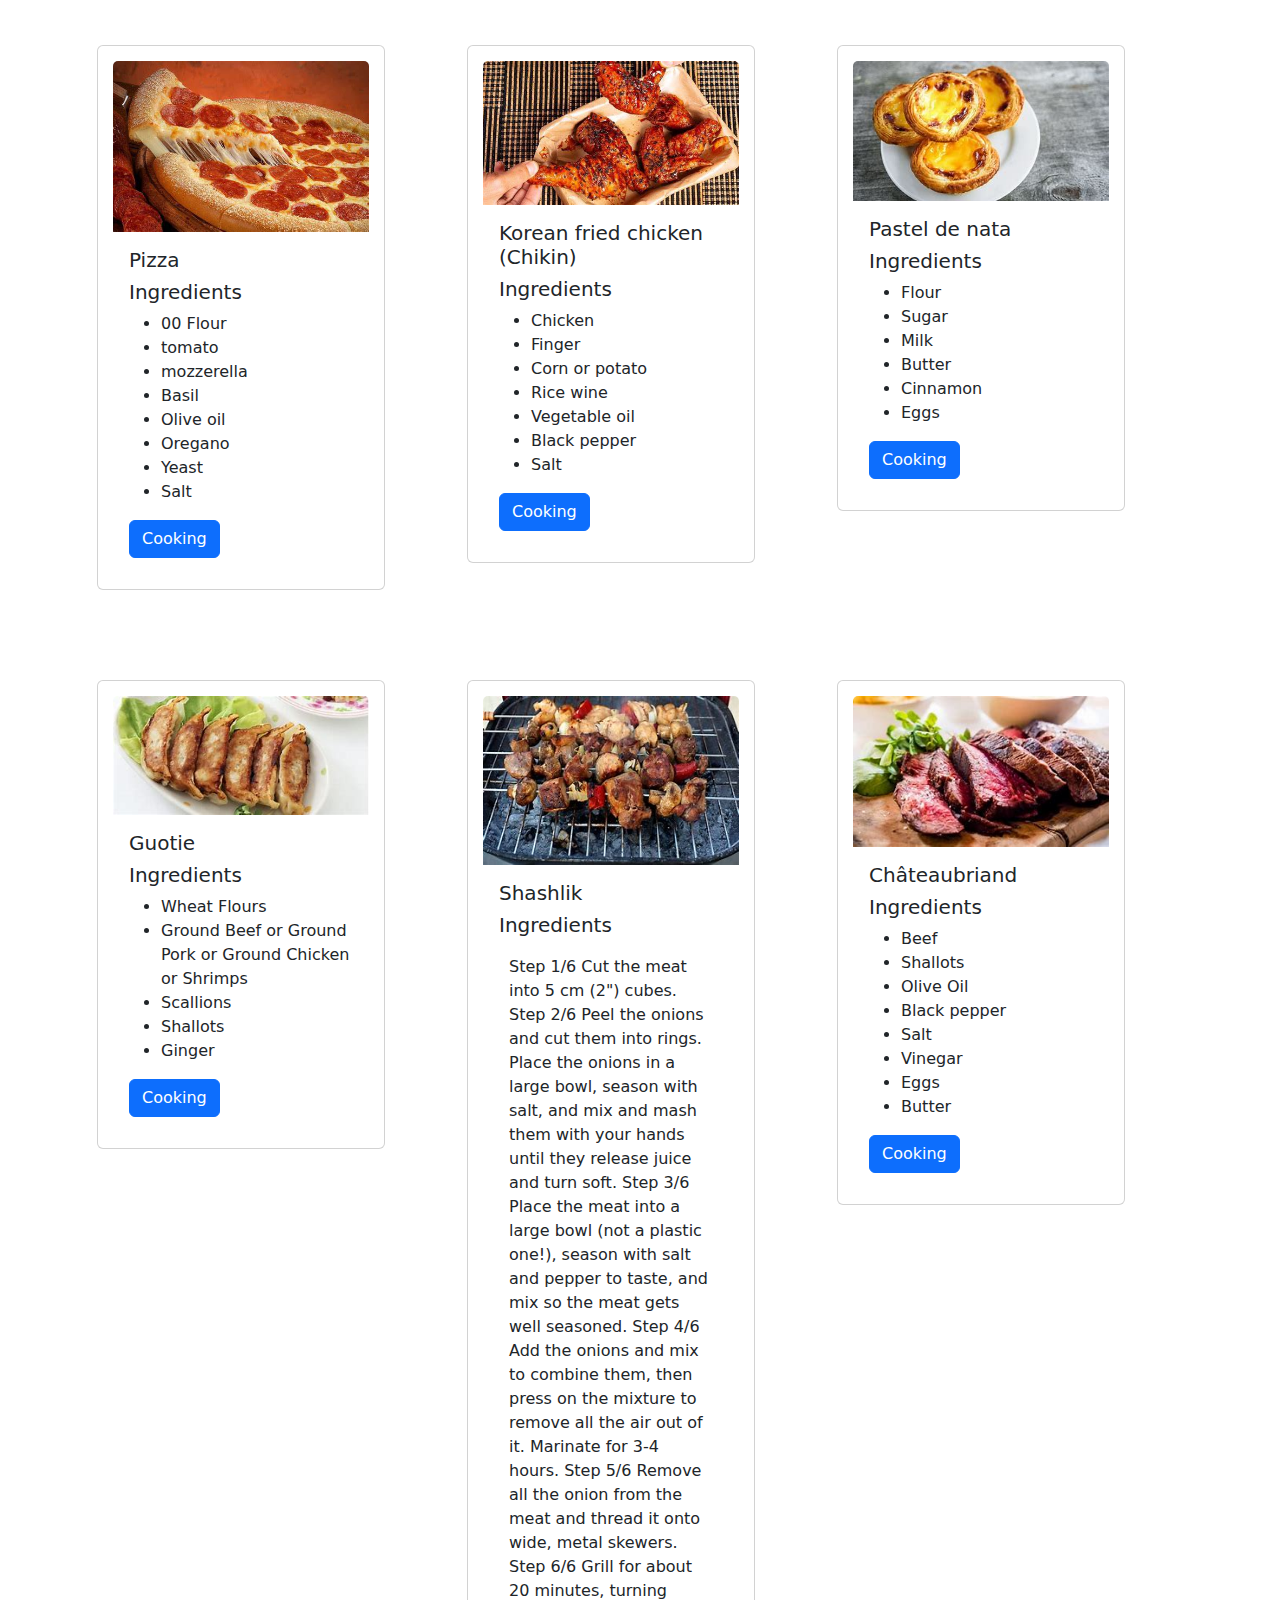
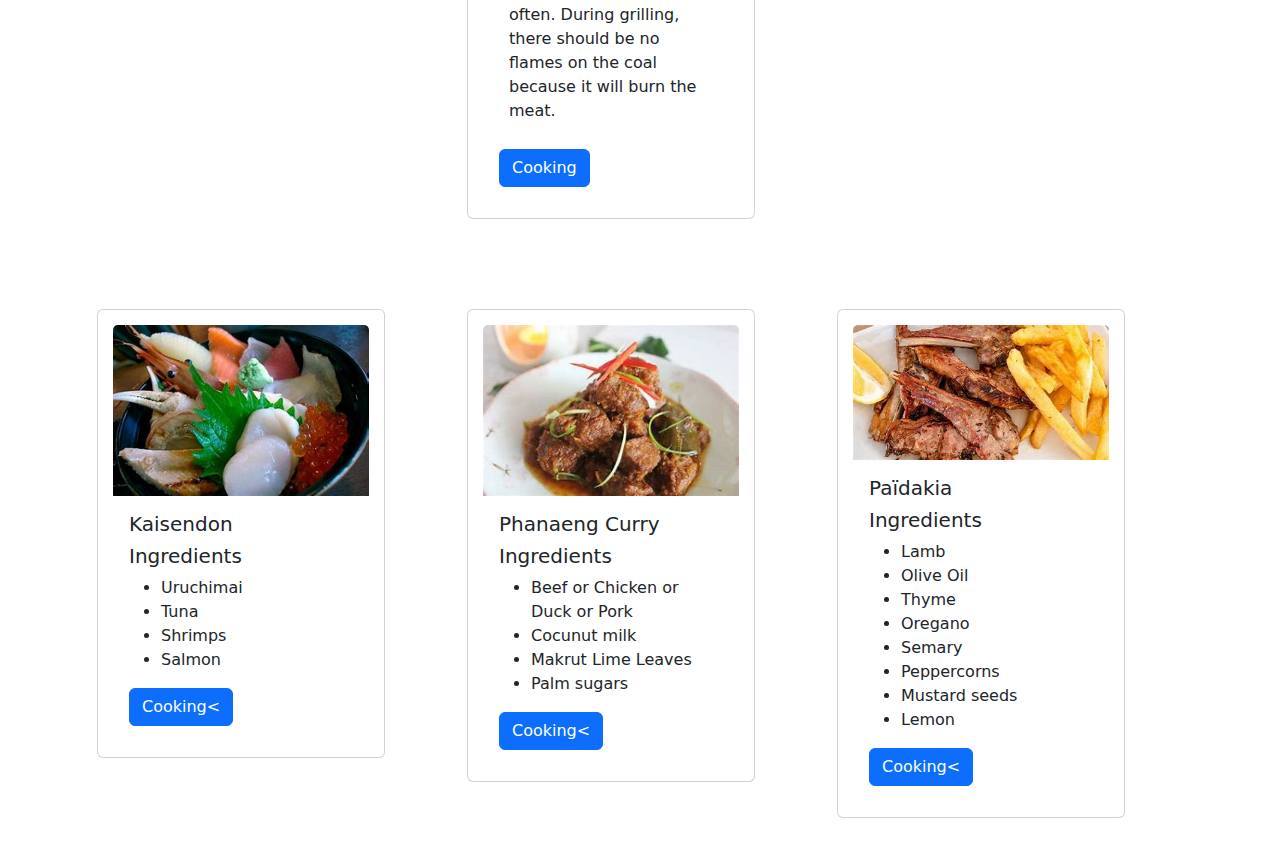
<file: app.html>
<html>
    <head>
        <!-- Required meta tags -->
        <meta charset="utf-8">
        <meta name="viewport" content="width=device-width, initial-scale=1">

        <link href="https://cdn.jsdelivr.net/npm/bootstrap@5.3.0-alpha1/dist/css/bootstrap.min.css" rel="stylesheet">
        <link href="https://cdn.jsdelivr.net/npm/bootstrap@5.3.3/dist/css/bootstrap.min.css" rel="stylesheet" integrity="sha384-QWTKZyjpPEjISv5WaRU9OFeRpok6YctnYmDr5pNlyT2bRjXh0JMhjY6hW+ALEwIH" crossorigin="anonymous">
<script src="https://cdn.jsdelivr.net/npm/bootstrap@5.3.3/dist/js/bootstrap.bundle.min.js" integrity="sha384-YvpcrYf0tY3lHB60NNkmXc5s9fDVZLESaAA55NDzOxhy9GkcIdslK1eN7N6jIeHz" crossorigin="anonymous"></script>
        <link href="style.css" rel="stylesheet" type="text/css" />

        <style>
            /* CSS */

        </style>

        <title>Cooking</title>
    </head>
 <body>

        <div class="container">
            <div class="row">

                <div class="col-md-4 see">
                    <div class="card" style="width: 18rem;">
                        <img src="pizza.png" class="card-img-top" alt="...">
                        <div class="card-body">
                          <h5 class="card-title">Pizza</h5>
                          <h5>Ingredients</h5>
                          <ul>
                            <li>
                                00 Flour
                            </li>

                            <li>
                                tomato
                            </li>


                              <li>
                                mozzerella
                              </li>


                              <li>
                                Basil
                            </li>

                            <li>
                                Olive oil
                            </li>

                            <li>
                                Oregano
                            </li>


                              <li>
                                Yeast
                              </li>


                              <li>
                                Salt
                            </li>
                          </ul>
                          <a href="aframe1.html" class="btn btn-primary">Cooking</a>
                        </div>
                      </div>
                </div>

            <div class="col-md-4 see">
                <div class="card" style="width: 18rem;">
                    <img src="ci.png" class="card-img-top" alt="...">
                    <div class="card-body">
                      <h5 class="card-title">Korean fried chicken (Chikin)</h5>
                      <h5>Ingredients</h5>
                      <ul>
                        <li>
                            Chicken
                        </li>

                        <li>
                            Finger
                        </li>


                          <li>
                            Corn or potato
                          </li>


                          <li>
                            Rice wine
                        </li>

                        <li>
                            Vegetable oil
                        </li>

                        <li>
                            Black pepper
                        </li>


                          <li>
                            Salt
                        </li>
                      </ul>
                      <a href="aframe.html" class="btn btn-primary">Cooking</a>
                    </div>
                  </div>
            </div>

                <div class="col-md-4 see">
                    <div class="card" style="width: 18rem;">
                        <img src="pas.png" class="card-img-top" alt="...">
                        <div class="card-body">
                          <h5 class="card-title">Pastel de nata</h5>
                          <h5>Ingredients</h5>
                          <ul>
                            <li>
                                Flour
                            </li>

                            <li>
                                Sugar
                            </li>


                              <li>
                                Milk
                              </li>


                              <li>
                                Butter
                            </li>

                            <li>
                                Cinnamon
                            </li>

                            <li>
                                Eggs
                            </li>

                          </ul>
                          <a href="aframe.html" class="btn btn-primary">Cooking</a>
                        </div>
                      </div>
                </div>

            </div>
        </div>

<div class="container">
    <div class="row">

        <div class="col-md-4 see">
            <div class="card" style="width: 18rem;">
                <img src="g.png" class="card-img-top" alt="...">
                <div class="card-body">
                  <h5 class="card-title">Guotie</h5>
                  <h5>Ingredients</h5>
                  <ul>
                    <li>
                        Wheat Flours
                    </li>

                    <li>
                        Ground Beef or Ground Pork or Ground Chicken or Shrimps
                    </li>


                      <li>
                        Scallions
                      </li>


                      <li>
                        Shallots
                    </li>

                    <li>
                        Ginger
                    </li>

                  </ul>
                  <a href="aframe.html" class="btn btn-primary">Cooking</a>
                </div>
              </div>
        </div>

    <div class="col-md-4 see">
        <div class="card" style="width: 18rem;">
            <img src="s.png" class="card-img-top" alt="...">
            <div class="card-body">
              <h5 class="card-title">Shashlik</h5>
              <h5>Ingredients</h5>
              <p>
              Step 1/6
              Cut the meat into 5 cm (2") cubes.

              Step 2/6
              Peel the onions and cut them into rings. Place the onions in a large bowl, season with salt, and mix and mash them with your hands until they release juice and turn soft.

              Step 3/6
              Place the meat into a large bowl (not a plastic one!), season with salt and pepper to taste, and mix so the meat gets well seasoned.

              Step 4/6
              Add the onions and mix to combine them, then press on the mixture to remove all the air out of it. Marinate for 3-4 hours.

              Step 5/6
              Remove all the onion from the meat and thread it onto wide, metal skewers.

              Step 6/6
              Grill for about 20 minutes, turning often. During grilling, there should be no flames on the coal because it will burn the meat.
            </p>
              <a href="aframe.html" class="btn btn-primary">Cooking</a>
            </div>
          </div>
    </div>

        <div class="col-md-4 see">
            <div class="card" style="width: 18rem;">
                <img src="C.png" class="card-img-top" alt="...">
                <div class="card-body">
                  <h5 class="card-title">Châteaubriand</h5>
                  <h5>Ingredients</h5>
                  <ul>
                    <li>
                        Beef
                    </li>

                    <li>
                        Shallots
                    </li>


                      <li>
                        Olive Oil
                      </li>


                      <li>
                        Black pepper
                    </li>

                    <li>
                        Salt
                    </li>

                    <li>
                        Vinegar
                      </li>


                      <li>
                        Eggs
                    </li>

                    <li>
                        Butter
                    </li>

                  </ul>

                  <a href="aframe.html" class="btn btn-primary">Cooking</a>
                </div>
              </div>
        </div>

    </div>
</div>

<div class="container">
    <div class="row">

        <div class="col-md-4 see">
            <div class="card" style="width: 18rem;">
                <img src="k.png" class="card-img-top" alt="...">
                <div class="card-body">
                  <h5 class="card-title">Kaisendon</h5>
                  <h5>Ingredients</h5>
                  <ul>
                    <li>
                        Uruchimai
                    </li>

                    <li>
                        Tuna
                    </li>


                      <li>
                        Shrimps
                      </li>


                      <li>
                        Salmon
                    </li>

                 </ul>


                  <a href="aframe.html" class="btn btn-primary">Cooking<</a>
                </div>
              </div>
        </div>

    <div class="col-md-4 see">
        <div class="card" style="width: 18rem;">
            <img src="pc.png" class="card-img-top" alt="...">
            <div class="card-body">
              <h5 class="card-title">Phanaeng Curry</h5>
              <h5>Ingredients</h5>
              <ul>
                <li>
                    Beef or Chicken or Duck or Pork
                </li>

                <li>
                    Cocunut milk
                </li>


                  <li>
                    Makrut Lime Leaves
                  </li>


                  <li>
                    Palm sugars
                </li>

             </ul>
              <a href="aframe.html" class="btn btn-primary">Cooking<</a>
            </div>
          </div>
    </div>

        <div class="col-md-4 see">
            <div class="card" style="width: 18rem;">
                <img src="p.png" class="card-img-top" alt="...">
                <div class="card-body">
                  <h5 class="card-title">Païdakia</h5>
                  <h5>Ingredients</h5>
                  <ul>
                    <li>
                        Lamb
                    </li>

                    <li>
                        Olive Oil
                    </li>


                      <li>
                        Thyme
                      </li>


                      <li>
                        Oregano
                    </li>

                    <li>
                        Semary
                    </li>

                    <li>
                        Peppercorns
                    </li>


                      <li>
                        Mustard seeds
                      </li>


                      <li>
                        Lemon
                    </li>
                 </ul>
                  <a href="aframe.html" class="btn btn-primary">Cooking<</a>
                </div>
              </div>
        </div>

    </div>
</div>

 </body>
</html>
</file>
<file: style.css>
.center {
    text-align:center;
  }

  .center2 {
    text-align:center;
    padding-top:50px;
  }
  .s {
    color: white;
    }

  .center3 {
    text-align:center;
    padding-top:25px;
  }

  .font-size {
    font-size:25px;
    padding-top: 10px;
  }


  .hello {
    background: linear-gradient( rgba(0, 0, 0, 0.5),#fff ) , url('tools.png') center no-repeat fixed;
    background-size: cover;
    text-align: center;
    height:500px;
  }

  .bye {
    background: url('../img/balloon-1.jpg') center no-repeat fixed;
    background-size: cover;
    text-align: center;
  }
  .chao-chao {
    background: url('../img/balloon-4.jpg') center no-repeat fixed;
    background-size: cover;
    text-align: center;
    height:1000px;
  }
  .transparent {
    background-color: transparent !important;
  }

  .picture {
    text-align:center;
    padding-bottom:8px;
  }

  .blue {
    border-color: black;
    border-width: 2px;
    border-style: solid;
  }

  div {
    padding:15px;
  }

  p {
    padding:10px;
  }

  .padding {
    padding:10px;
  }

  .size {
    width:900px;
    height:1000px;
    margin-left: auto;
    margin-right: auto;
  }

  .paddingright{
    padding-right: 750px;
  }
  .paddingleft {
    padding-left: 210px;
    padding-top: 10px;
  }

  .padding3 {
    padding-right: 25px;
    padding-left:25px;
  }

  .font {
    font-family: Kaisei Decol;
    font-size: 18px;
    color:white;
  }

  center {
    text-align:center;
  }
  .body1 {
    background-image: linear-gradient( rgba(0, 0, 0, 0.5), rgba(0, 0, 0, 0.5)), url(cooking.jpeg);
    background-repeat: no-repeat;
  }

  .margin {
    margin: 40px;
  }

  .margin2 {
    margin:65px;
  }
  .margin3 {
    margin:90px;
  }
  .border {
    border: solid 2px black;
  }

  .lightblue {
    background-color: lightblue;
  }

  .color {
    background-color:#b38c54;
  }

  .font2 {
    font-family:Labrada;
    color:lightblue;
  }

  nav {
  height:55px;
  }

  .padding3 {
    padding-top:20px;

  .chao {
    height: 60vh;
    background: linear-gradient( rgba(0, 0, 0, 0.5), rgba(0, 0, 0, 0.5)), url('cooking.jpeg') center no-repeat fixed;
    background-size: cover;
    text-align: center;
  }

  p {
  color: black;
  }

  h1 {
    color: lightblue;
  }

  }


  h6 {
    color: lightblue;
  }

  .font4 {
  font-family:Tino;
  color:black;
  }

  .font5 {
  font-family:Thasadith;
  color:white;
  }


  .fsize {
    font-size:40px;
  }

  .sand {
   background-color: #C2B280;
  }




  .class {
    color: black;
  }

  .new {
    color: black;
  }

  .see {
    color: black;
  }

  .aframe {
    text-align:center;
  }
</file>
